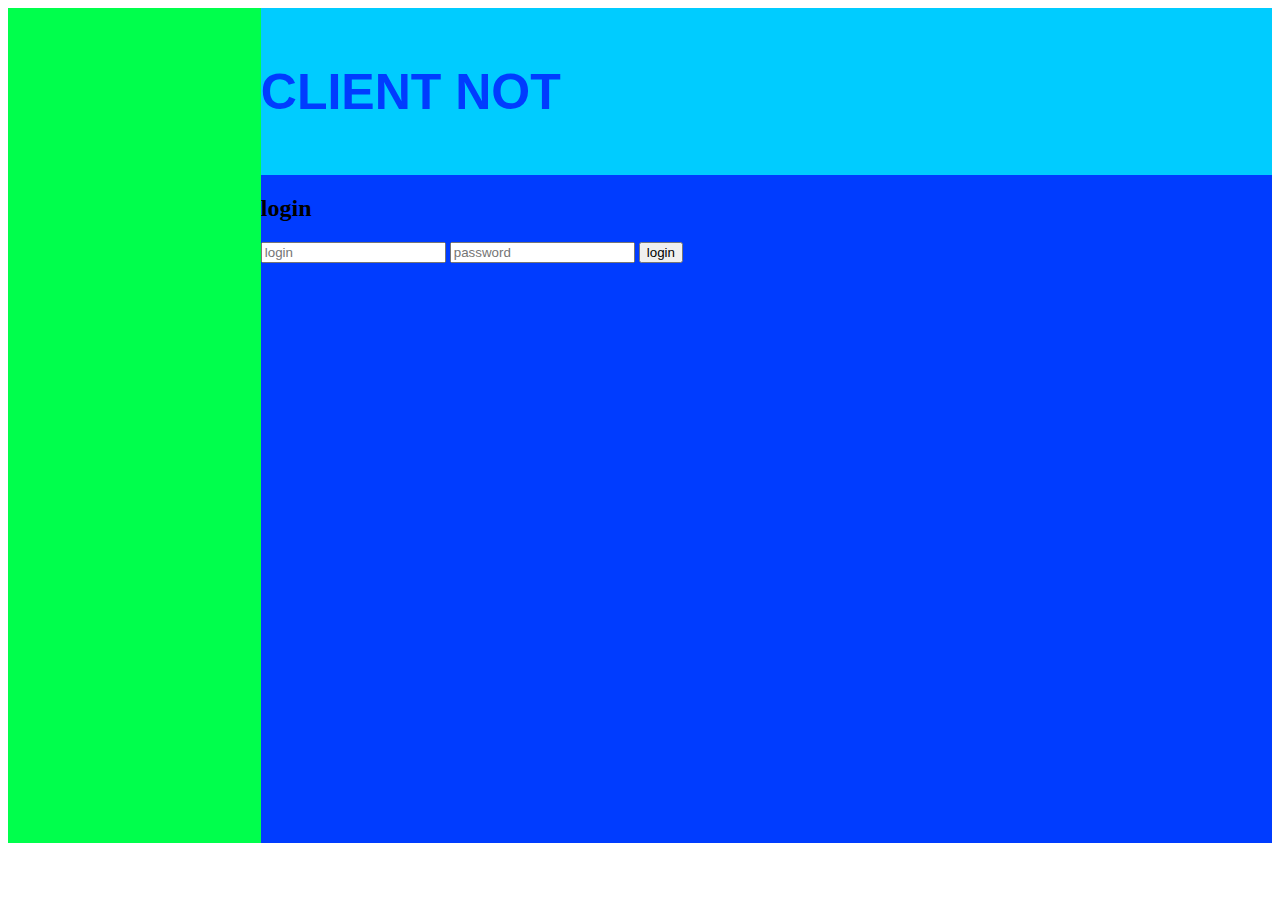
<file: index.html>
<!DOCTYPE html>
<html lang="fr">
<head>
    <meta name="google-site-verification" content="SSxJYKzaVHKQXO5nXT40teB00UKf1R7ED-TDSxBJdsw" />
    <meta charset="UTF-8">
    <meta name="viewport" content="width=device-width, initial-scale=1.0">
    <meta http-equiv="X-UA-Compatible" content="ie=edge">
    <title>ecoleDirect test</title>
    <link rel="stylesheet" href="css/index.css">
    <script  src="js/index.js" type="text/javascript"></script></head>
<body>
    <div class="parent">
        <div class="div1"> 
            <h2>login</h2>
                <form>
                    <input type="text" name="login" id="login" placeholder="login">
                    <input type="password" name="password" id="password" placeholder="password">
                    <input type="button" value="login" onclick="connectToEcoledirecte()">
                </form>
                <div class="error" id="error"></div>
        </div>
        <div class="div2"> <h1 class="header">CLIENT NOT</h1></div>
            
        <div class="div3">
 
        </div>

</body>
</html>
</file>
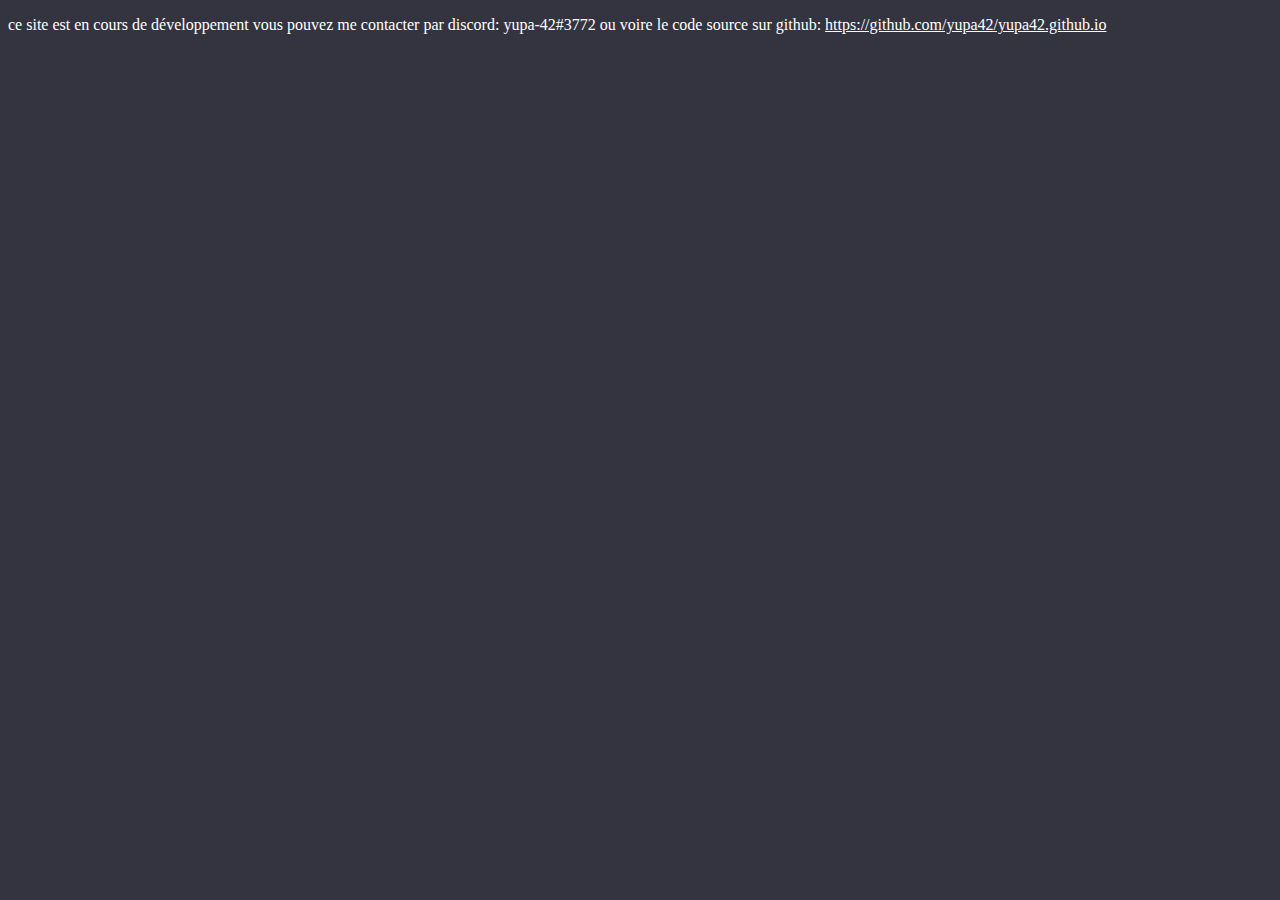
<file: documents.html>
<!DOCTYPE html>
<html lang="fr">
<head>
    <meta charset="UTF-8">
    <meta name="viewport" content="width=device-width, initial-scale=1.0">
    <meta http-equiv="X-UA-Compatible" content="ie=edge">
    <title>ecoleDirect test</title>
    <link rel="stylesheet" href="css/document.css">
    <script  src="js/document.js" type="text/javascript"></script></head>
<body>
    <p style="color: white;">
    ce site est en cours de développement
    vous pouvez me contacter par discord: yupa-42#3772 
    ou voire le code source sur github: <a href="https://github.com/yupa42/yupa42.github.io">https://github.com/yupa42/yupa42.github.io</a>
    </p>
<iframe src="https://www.ecoledirecte.com/" id="iframe" frameborder="0" class="iframe"></iframe>
</file>
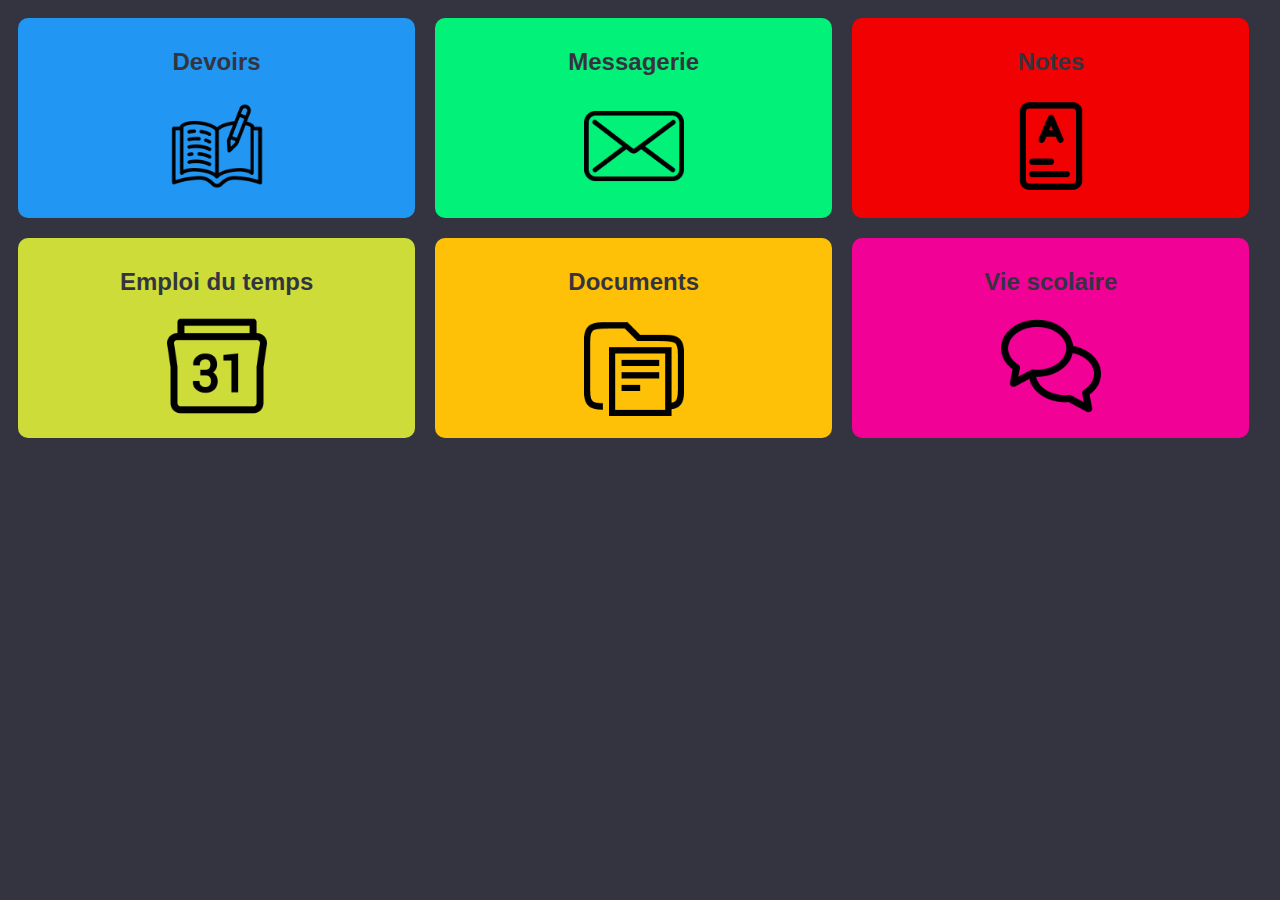
<file: hub.html>
<!DOCTYPE html>
<html lang="fr">
<head>
    <meta charset="UTF-8">
    <meta name="viewport" content="width=device-width, initial-scale=1.0">
    <meta http-equiv="X-UA-Compatible" content="ie=edge">
    <title>ecoleDirect test</title>
    <script src="js/loading.js"></script>

    <link rel="stylesheet" href="css/hub.css">
    <script  src="js/hub.js" type="text/javascript"></script></head>
<body>
    <div class="cardContainer">
        <a href="devoir.html">
        <div class="card" style="background-color:#2196f3;" >
            <div class="notification" id="devoir_nodif" style="display: none;"></div>
            <h2>Devoirs</h2>
            <img class="icon" src="media/icon/devoirs.png" alt="devoirs">
        </div>
        </a>
        <a href="mesage.html">
        <div class="card" style="background-color:rgb(1, 241, 121);">
            <div class="notification" id="message_nodif" style="display: none;"></div>
            <h2>Messagerie</h2>
            <img class="icon" src="media/icon/messagerie.png" alt="messagerie">
        </div>
        </a>
        <a href="note.html">
        <div class="card" style="background-color:rgb(241, 1, 1);">
            <div class="notification" id="note_nodif" style="display: none;"></div>
            <h2>Notes</h2>
            <img class="icon" src="media/icon/note.png" alt="note">
        </div>
        </a>
        <a href="emploiDuTemps.html">
        <div class="card" style="background-color:#cddc39">
            <h2>Emploi du temps</h2>
            <img class="icon" src="media/icon/emploi_du_temps.png" alt="emploi_du_temps">
        </div>
        </a>
        <a href="documents.html">
        <div class="card" style="background-color:#ffc107">
            <h2>Documents</h2>
            <img class="icon" src="media/icon/documents.png" alt="documents">
        </div>
        </a>
        <a href="VieScolaire.html">
        <div class="card" style="background-color:rgb(241, 1, 149)">
            <h2>Vie scolaire</h2>
            <img class="icon" src="media/icon/Vie_scolaire.png" alt="Vie_scolaire">
        </div>
        </a>
    </div>
</div>
</body>
</file>
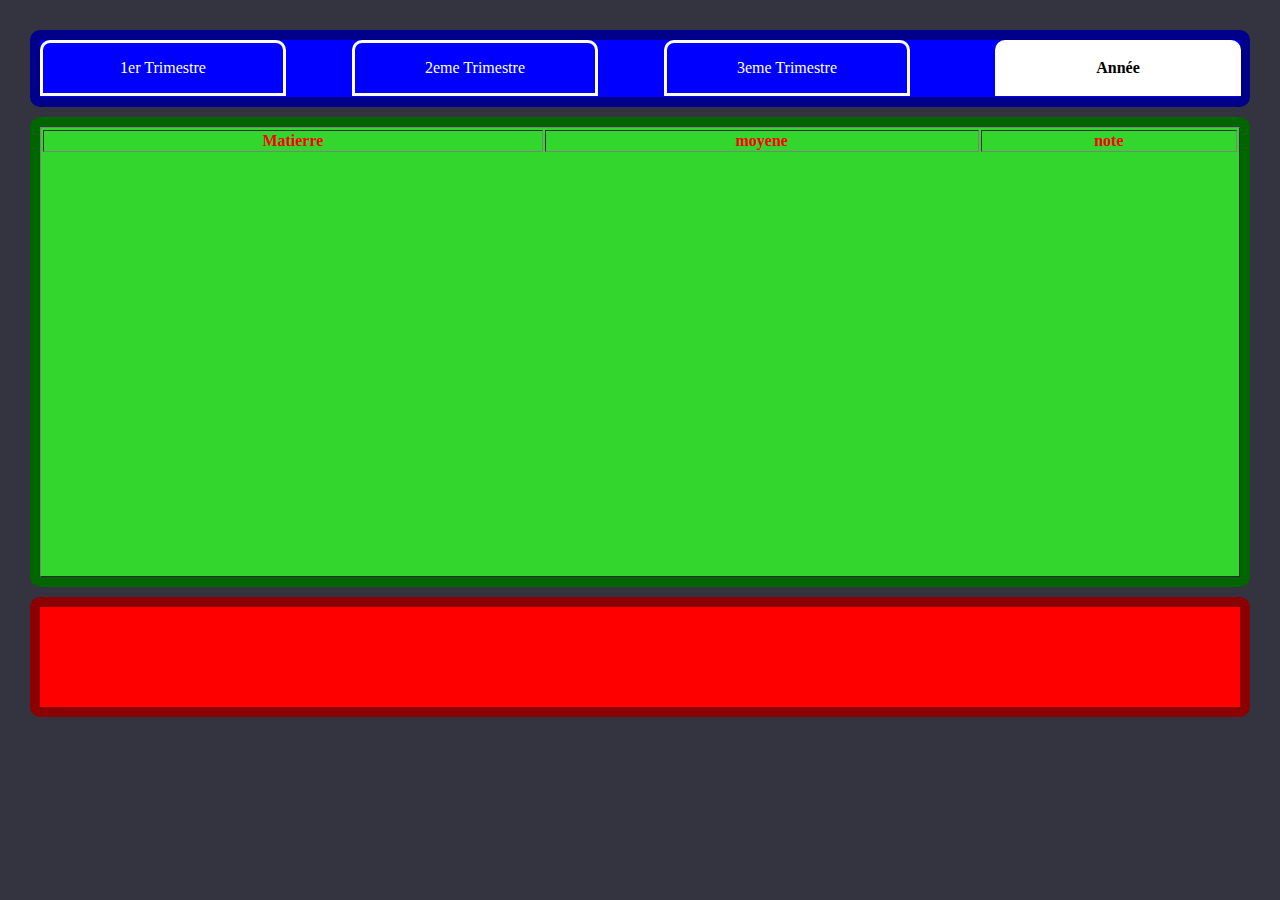
<file: note.html>
<!DOCTYPE html>
<html lang="fr">
<head>
    <meta charset="UTF-8">
    <meta name="viewport" content="width=device-width, initial-scale=1.0">
    <meta http-equiv="X-UA-Compatible" content="ie=edge">
    <title>ecoleDirect test</title>
	<script src="js/loading.js"></script>

    <link rel="stylesheet" href="css/note.css">
    <script  src="js/note.js" type="text/javascript"></script></head>
<body>
<div class="trimestre" id="trimestre">
    <div class="nonActive" onclick="clickScelect(unerTrimestre, TrimestreTableau0, moyenneTrimestreP0)" id="unerTrimestre"><p>1er Trimestre</p></div>
    <div class="nonActive" onclick="clickScelect(deuxemeTrimestre, TrimestreTableau2,moyenneTrimestreP2)" id="deuxemeTrimestre"><p>2eme Trimestre</p></div>
    <div class="nonActive" onclick="clickScelect(troixemeTrimestre, TrimestreTableau4,moyenneTrimestreP4)" id="troixemeTrimestre"><p>3eme Trimestre</p></div>
    <div class="active" onclick="clickScelect(annee, anneeTableau, moyenneTrimestreP6)" id="annee"><p>Année</p></div>
</div>
<div class="note" id="note">
<table class="activeTableau" id="anneeTableau" border="1">
	<thead>
		<tr>
			<th id="Matierre">Matierre</th>
			<th id="moyene">moyene</th>
			<th id="note">note</th>
		</tr>
	</thead>
	<tbody>
	</tbody>
</table>
<table class="nonActiveTableau" id="TrimestreTableau0" border="1">
	<thead>
		<tr>
			<th id="Matierre">Matierre</th>
			<th id="moyene">moyene</th>
			<th id="note">note</th>
		</tr>
	</thead>
	<tbody>
	</tbody>
</table>
<table class="nonActiveTableau" id="TrimestreTableau2" border="1">
	<thead>
		<tr>
			<th id="Matierre">Matierre</th>
			<th id="moyene">moyene</th>
			<th id="note">note</th>
		</tr>
	</thead>
	<tbody>
	</tbody>
</table>
<table class="nonActiveTableau" id="TrimestreTableau4" border="1">
	<thead>
		<tr>
			<th id="Matierre">Matierre</th>
			<th id="moyene">moyene</th>
			<th id="note">note</th>
		</tr>
	</thead>
	<tbody>
	</tbody>
</table>
</div>
<div class="resulta" id="resulta"></div>
</file>
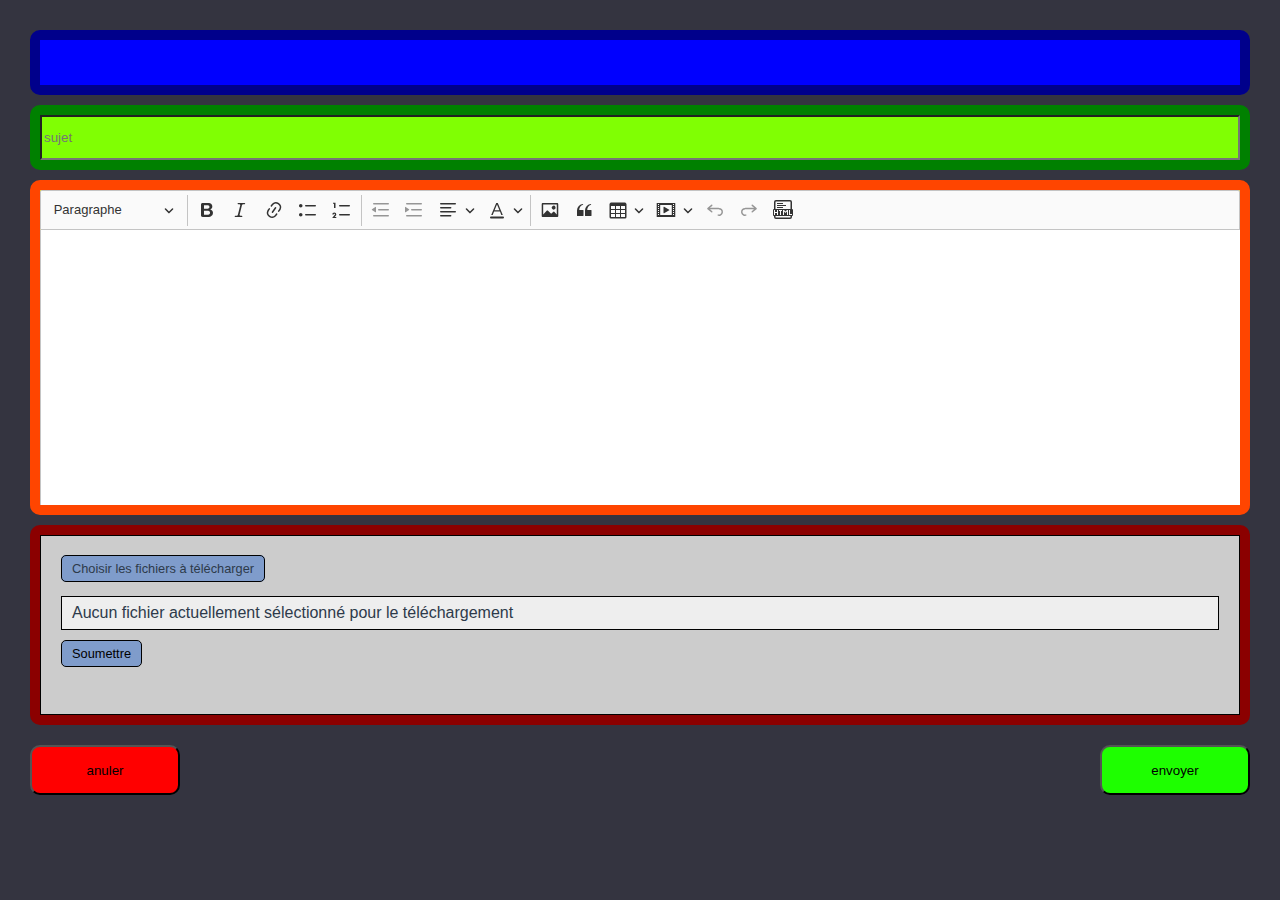
<file: read.html>
<!DOCTYPE html>
<html lang="fr">
<head>
    <meta charset="UTF-8">
    <meta name="viewport" content="width=device-width, initial-scale=1.0">
    <meta http-equiv="X-UA-Compatible" content="ie=edge">
    <title>ecoleDirect test</title>
    <link rel="stylesheet" href="css/read.css">    
    <script  src="js/read.js" type="text/javascript"></script>
    <link rel="stylesheet" type="text/css" href="css/styles.css">
    </head>
    <body>
<div class="destinataire" id="destinataire"></div>
<div class="sujet" id="sujet"><input type="text" id="textSujet" class="textSujet" name="sujet" placeholder="sujet" required="" ></div>
<div class="message" id="mesage"><main style="height: -webkit-fill-available;"><div class="centered" style="height: -webkit-fill-available;"><div class="row row-editor"><div class="editor-container"><div class="editor" onclick="getTexte()" id="editor" ></div></div></div></div></div></main>
<script src="js/ckeditor.js"></script>
<script>ClassicEditor
.create( document.querySelector( '.editor' ), {
licenseKey: '',
} )
.then( editor => {
window.editor = editor;
} )
.catch( error => {
console.error( 'Oops, something went wrong!' );
console.error( 'Please, report the following error on https://github.com/ckeditor/ckeditor5/issues with the build id and the error stack trace:' );
console.warn( 'Build id: 2pphvijt0irs-7ix8rtk7y6r' );
console.error( error );
} );
</script></div></div>
<div class="piecesJointes" id="piecesJointes" ><form class="piecesJointes2">
  <div>
    <label for="image_uploads" class="image_uploads">Choisir les fichiers à télécharger</label>
    <input onclick="file()" type="file" id="imageUploads" class="input" name="image_uploads" multiple>
  </div>
  <div class="preview" id="preview">
    <p class="Ppreview">Aucun fichier actuellement sélectionné pour le téléchargement</p>
  </div>
  <div>
    <button>Soumettre</button>
  </div></div>

<div class="actionBar" id="actionBar"><button id="anuler" onclick="retour()"><p>anuler</p></button><button id="envoyer" onclick="retour()"><p>envoyer</p></button></div>
<div id="loadDiv" ><img src="media/icon/loading.png" id="loading"/></div>
<div id="1"></div>
</file>
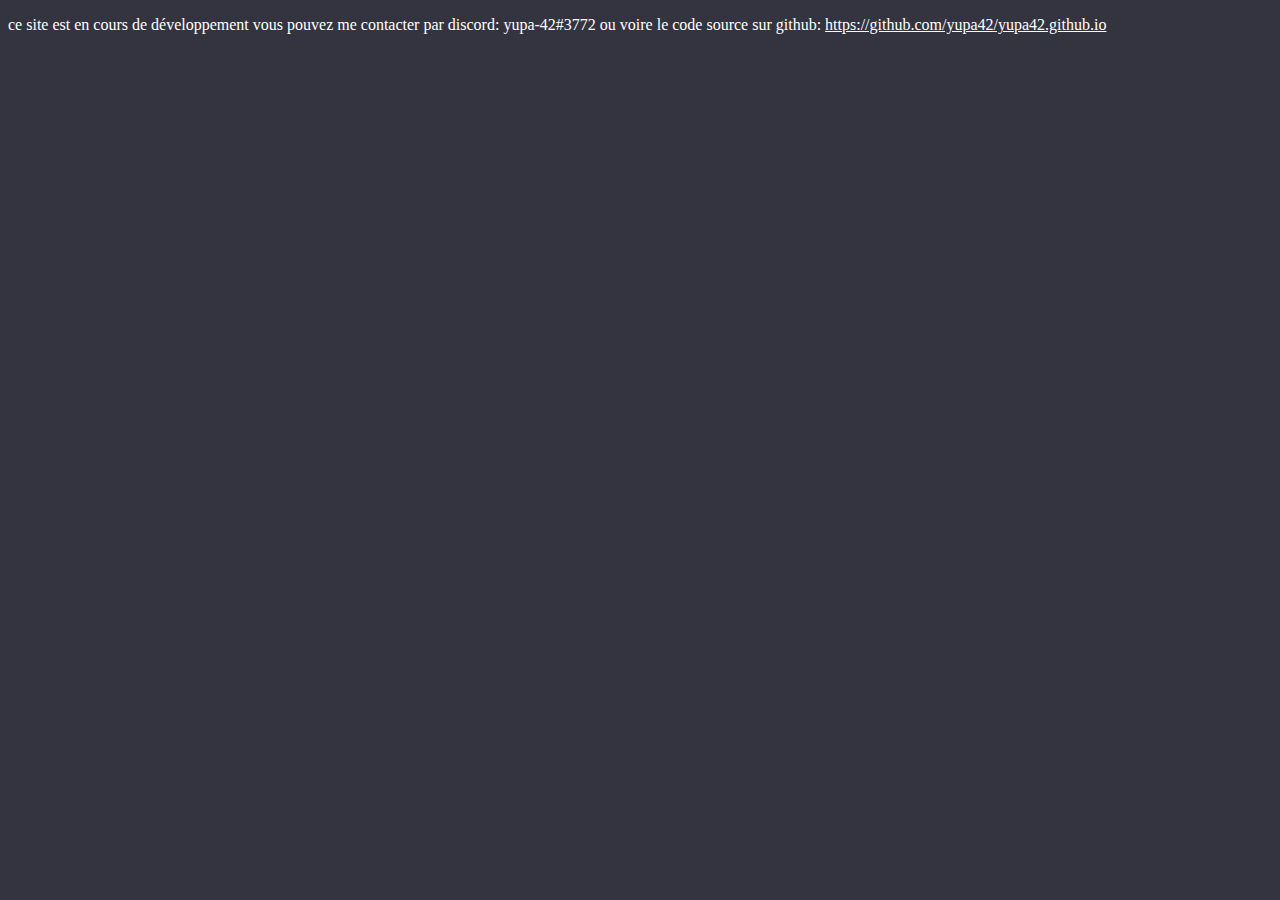
<file: VieScolaire.html>
<!DOCTYPE html>
<html lang="fr">
<head>
    <meta charset="UTF-8">
    <meta name="viewport" content="width=device-width, initial-scale=1.0">
    <meta http-equiv="X-UA-Compatible" content="ie=edge">
    <title>ecoleDirect test</title>
    <link rel="stylesheet" href="css/VieScolaire.css">
    <script  src="js/VieScolaire.js" type="text/javascript"></script></head>
<body>
    <p style="color: white;">
    ce site est en cours de développement
    vous pouvez me contacter par discord: yupa-42#3772 
    ou voire le code source sur github: <a href="https://github.com/yupa42/yupa42.github.io">https://github.com/yupa42/yupa42.github.io</a>
    </p>
<iframe src="https://www.ecoledirecte.com/" id="iframe" frameborder="0" class="iframe"></iframe>
</file>
<file: css/index.css>
.header {
    width: 100%;
    height: 100px;
    display: flex;
    flex-direction: row;
    justify-content: space-between;
    align-items: center;
    color: rgb(0, 60, 255);
    font-size: 50px;
    font-weight: bold;
    font-family: 'Roboto', sans-serif;
}
.parent {
    display: grid;
    grid-template-columns: repeat(5, 1fr);
    grid-template-rows: repeat(5, 1fr);
    grid-column-gap: 0px;
    grid-row-gap: 0px;
    }
    
    .div1 { grid-area: 2 / 2 / 7 / 7;
    background-color: rgb(0, 60, 255);
height: 100%;
width: 100%; }
    .div2 { grid-area: 1 / 2 / 2 / 7;
    background-color: rgb(0, 204, 255);
height: 100%;
width: 100%; }

    .div3 { grid-area: 1 / 1 / 7 / 2; 
    background-color: rgb(0, 255, 76);
height: 100%;
width: 100%; }
</file>
<file: css/document.css>
body {
    background-color: rgb(52,52,64);
 }
.iframe {
    border: none;
    width: 100%;
    height: 500px;
    border-radius: 10px;
    bottom: 0;
}
a {
    color: white;
}
</file>
<file: css/hub.css>
@import url("https://fonts.googleapis.com/css?family=Roboto:400,700");
body {
    font-family: "Segoe UI", Tahoma, Geneva, Verdana, sans-serif;
 }
 * {
    box-sizing: border-box;
 }
 .card {
    color: rgb(52,52,64);
    float: left;
    width: calc(33% - 20px);
    padding: 10px;
    border-radius: 10px;
    margin: 10px;
    height: 200px;
    text-align: center;
    position: relative;
    top:0;
    left: 0;
    transition: 0.5s;
 }
 .card p {
    font-size: 18px;
 }
 .cardContainer:after {
    content: "";
    display: table;
    clear: both;
 }
 body {
    background-color: rgb(52,52,64);

 }

.icon {
    width: 100px;
      height: 100px;
      display: block;
      background-size: cover;
      background-repeat: no-repeat;
      background-position: center;
      margin: 0 auto;
      transition: all 0.3s ease;
}
.notification {
   -webkit-border-radius: 20px;
   -moz-border-radius: 20px;
   border-radius: 20px;
   border: 2px solid #f00;
   width: 30px;
   height: 30px;
   background-color: #ff0000;
   position: absolute;
   top: -11px;
   left: 98%;
   font-size: 10px;
   line-height: 20px;
   font-family: 'Roboto', sans-serif;
   font-weight: 400;
   color: #FFF;
   font-weight: 700;
   }
   
 @media screen and (max-width: 1200px) {
    .card {
       width: 30%;
    }
 }
 
 @media screen and (max-width: 900px) {
    .card {
       width: 45%;
    }
 }
 @media screen and (max-width: 600px) {
    .card {
       width: 95%;
    }
 }


.card:hover {
top:-5px;
left: -5px;
}
</file>
<file: css/note.css>
body {
    background-color: rgb(52,52,64);

 }
.trimestre {
    top: 30px;
    left: 30px;
    right: 30px;
    height: 57px;
    background-color: blue;
    border-radius: 10px;
    position: absolute;
    border-color: darkblue;
    border-width: 10px;
    border-style: solid;
}
.note {
    top: 117px;
    left: 30px;
    right: 30px;
    height: 50%;
    background-color: rgb(50, 214, 44);
    border-radius: 10px;
    position: absolute;
    border-color:darkgreen;
    border-width: 10px;
    border-style: solid;
}
.resulta {
    top: calc(50% + 147px);
    left: 30px;
    right: 30px;
    height: 100px;
    background-color: rgb(255, 0, 0);
    border-radius: 10px;
    position: absolute;
    border-color: darkred;
    border-width: 10px;
    border-style: solid;
}
#unerTrimestre {left: 0%;}
#deuxemeTrimestre {left: 26%;}
#troixemeTrimestre {left: 52%;}
#annee {left: calc( 80% - 5px );}
.nonActive{
    cursor:pointer;
    color: white;
    border-top-right-radius: 10px;
    border-top-left-radius: 10px;
    border-bottom-right-radius: 0px;
    border-bottom-left-radius: 0px;
    border-style: solid;
    height: 50px;
    width: 20%;
    position: absolute;
    text-align: center;
    font-weight: normal;
    transition: 0.5s;

}
.nonActive:hover {
    color: rgb(0, 0, 0);background-color: rgb(255, 255, 255);border-color: white;font-weight: bold;
}
.active {
    border-top-right-radius: 10px;
    border-top-left-radius: 10px;
    border-bottom-right-radius: 0px;
    border-bottom-left-radius: 0px;
    border-style: solid;
    height: 50px;
    width: 20%;
    position: absolute;
    text-align: center;
    transition: 0.5s;
    color: rgb(0, 0, 0);background-color: rgb(255, 255, 255);border-color: white;font-weight: bold;

}
th.titel {text-align: center;font-weight: bold;font-family: cursive;font-size: larger;}

td.discipline {font-weight: bold;}

td.moyenne {font-weight: 900;}

thead {text-align: center;}

td.noteMatierre {text-align: center;}

table {height: -webkit-fill-available;width: -webkit-fill-available;color: red;}


.nonActiveTableau {display: none;position: absolute;}
.activeTableau {display: revert;position: absolute;}
.activeMoyene {display: block;position: absolute;}
.nonActiveMoyene {display: none;position: absolute;}
</file>
<file: css/read.css>
body {
    background-color: rgb(52,52,64);

 }
 #loading {
    animation-iteration-count: infinite;
    animation-name: loadingAnim;
    animation-duration: 4s;
    animation-iteration-count: infinite;
    width: 100px;
    height: 100px;
 }
 #loadDiv {
    position: absolute;
    width: 100px;
    height: 100px;
    border-radius: 100px;
    background-color: rgba(255, 255, 255, 0.432);
    left: 45%;
    top: 50%;
    display: none;
 
 }
.destinataire {
   top: 30px;
   left: 30px;
   right: 30px;
   height: 5%;
   position: absolute;
   background-color: blue;
   border-radius: 10px;
   border-color: darkblue;
   border-width: 10px;
   border-style: solid;
}
.sujet { 
   top: calc( 5% + 60px );
   left: 30px;
   right: 30px;
   height: 5%;
   position: absolute;
   background-color:chartreuse;
   border-radius: 10px;
   border-color:green;
   border-width: 10px;
   border-style: solid;
}
.message {
   top: calc( 10% + 90px );
   left: 30px;
   right: 30px;
   height: 35%;
   position: absolute;
   background-color:gold;
   border-radius: 10px;
   border-color:orangered;
   border-width: 10px;
   border-style: solid;
}
.piecesJointes {
   top: calc( 45% + 120px );
   left: 30px;
   right: 30px;
   height: 20%;
   position: absolute;
   background-color: red;
   border-radius: 10px;
   border-color:darkred;
   border-width: 10px;
   border-style: solid;
}
.textSujet {
   height: -webkit-fill-available;
   width: -webkit-fill-available;
   background-color: rgb(255 255 255 / 1%);
}
.divSujet {
   height: -webkit-fill-available;
   width: -webkit-fill-available;
}
.ta-editor {
   min-height: 300px;
   height: auto;
   overflow: auto;
   font-family: inherit;
   font-size: 100%;
   margin: 20px 0;
}
#holder.hover { border: 10px dashed #0c0 !important; }
html {
   font-family: sans-serif;
 }

 .piecesJointes2 {
   width: -webkit-fill-available;
   height: -webkit-fill-available;
   background: #ccc;
   margin: 0 auto;
   padding: 20px;
   border: 1px solid black;
}

 .piecesJointes2 ol {
   padding-left: 0;
 }

 .piecesJointes2 li {
   background: #eee;
   display: flex;
   justify-content: space-between;
   margin-bottom: 10px;
   list-style-type: none;
   border: 1px solid black;
 }

.Ppreview {
   line-height: 32px;
   padding-left: 10px;
   background: #eee;
   display: flex;
   justify-content: space-between;
   margin-bottom: 10px;
   list-style-type: none;
   border: 1px solid black;
 }
 .Pfile {
   width: 100%;
   padding-left: 10px;
   background: #eee;
   display: flex;
   justify-content: space-between;
   list-style-type: none;
   border: 1px solid black;
 }
 .image_uploads , form button {
   background-color: #7F9CCB;
   padding: 5px 10px;
   border-radius: 5px;
   border: 1px ridge black;
   font-size: 0.8rem;
   height: auto;
 }

 .image_uploads:hover, form button:hover {
   background-color: #2D5BA3;
   color: white;
 }

 .image_uploads:active, form button:active {
   background-color: #0D3F8F;
   color: white;
 }
 .input {
   position: absolute;
   left: 20px;
   opacity: 0;
   
}

#anuler {
   background-color: red;
   border-radius: 10px;
   position:absolute;
   top: calc( 65% + 160px );
   left: 30px;
   height: 50px;
   width: 150px;
   text-size-adjust: 20px;
   text-align: center;
}
#envoyer {
   background-color: rgb(30, 255, 0);
   border-radius: 10px;
   position:absolute;
   top: calc( 65% + 160px );
   right: 30px;
   height: 50px;
   width: 150px;
   text-size-adjust: 20px;
   text-align: center;
}
</file>
<file: css/styles.css>
/**
 * @license Copyright (c) 2014-2022, CKSource Holding sp. z o.o. All rights reserved.
 * This file is licensed under the terms of the MIT License (see LICENSE.md).
 */

:root {
	--ck-sample-base-spacing: 2em;
	--ck-sample-color-white: #fff;
	--ck-sample-color-green: #279863;
	--ck-sample-color-blue: #1a9aef;
	--ck-sample-container-width: 1285px;
	--ck-sample-sidebar-width: 350px;
	--ck-sample-editor-min-height: 400px;
	--ck-sample-editor-z-index: 10;
}

/* --------- EDITOR STYLES  ---------------------------------------------------------------------------------------- */

.editor__editable,
/* Classic build. */
main .ck-editor[role='application'] .ck.ck-content,
/* Decoupled document build. */
.ck.editor__editable[role='textbox'],
.ck.ck-editor__editable[role='textbox'],
/* Inline & Balloon build. */
.ck.editor[role='textbox'] {
	width: 100%;
	background: #fff;
	font-size: 1em;
	line-height: 1.6em;
	min-height: var(--ck-sample-editor-min-height);
	padding: 1.5em 2em;
}

main .ck-editor[role='application'] {
	overflow: auto;
}

.ck.ck-editor__editable {
	background: #fff;
	border: 1px solid hsl(0, 0%, 70%);
	width: 100%;
}

/* Because of sidebar `position: relative`, Edge is overriding the outline of a focused editor. */
.ck.ck-editor__editable {
	position: relative;
	z-index: var(--ck-sample-editor-z-index);
}

.editor-container {
	flex-direction: row;
    flex-wrap: nowrap;
    position: relative;
	width: 100%;
	justify-content: center;
}

/* --------- DECOUPLED (DOCUMENT) BUILD. ---------------------------------------------*/
body[data-editor='DecoupledDocumentEditor'] .document-editor__toolbar {
	width: 100%;
}

body[data-editor='DecoupledDocumentEditor'] .collaboration-demo__editable,
body[data-editor='DecoupledDocumentEditor'] .row-editor .editor {
	/* A pixel is added for each of the border. */
	width: calc(21cm + 2px);
	min-height: calc(29.7cm + 2px);
	/* To avoid having extra scrolls inside the editor container. */
	height: fit-content;
	padding: 2cm 1.2cm;
	margin: 2.5rem;
	border: 1px hsl( 0, 0%, 82.7% ) solid;
	background-color: var(--ck-sample-color-white);
	box-shadow: 0 0 5px hsla( 0, 0%, 0%, .1 );
	box-sizing: border-box;
}

body[data-editor='DecoupledDocumentEditor'] .row-editor {
	display: flex;
	position: relative;
	justify-content: center;
	overflow-y: auto;
	background-color: #f2f2f2;
	border: 1px solid hsl(0, 0%, 77%);
	/* Limit the max-height of the editor to avoid scrolling from bottom to top to see the toolbar. */
	max-height: 700px;
}

body[data-editor='DecoupledDocumentEditor'] .sidebar {
	background: transparent;
	border: 0;
	box-shadow: none;
}

/* --------- COMMENTS & TRACK CHANGES FEATURE ---------------------------------------------------------------------- */
.sidebar {
	padding: 0 15px;
	position: relative;
	min-width: var(--ck-sample-sidebar-width);
	max-width: var(--ck-sample-sidebar-width);
	font-size: 20px;
	border: 1px solid hsl(0, 0%, 77%);
	background: hsl(0, 0%, 98%);
	border-left: 0;
	overflow: hidden;
	min-height: 100%;
	flex-grow: 1;
}

/* Do not inherit styles related to the editable editor content. See line 25.*/
.sidebar .ck-content[role='textbox'],
.ck.ck-annotation-wrapper .ck-content[role='textbox'] {
	min-height: unset;
	width: unset;
	padding: 0;
	background: transparent;
}

.sidebar.narrow {
	min-width: 60px;
	flex-grow: 0;
}

.sidebar.hidden {
	display: none !important;
}

#sidebar-display-toggle {
	position: absolute;
	z-index: 1;
	width: 30px;
	height: 30px;
	text-align: center;
	left: 15px;
	top: 30px;
	border: 0;
	padding: 0;
	color: hsl( 0, 0%, 50% );
	transition: 250ms ease color;
	background-color: transparent;
}

#sidebar-display-toggle:hover {
	color: hsl( 0, 0%, 30% );
	cursor: pointer;
}

#sidebar-display-toggle:focus,
#sidebar-display-toggle:active {
	outline: none;
	border: 1px solid #a9d29d;
}

#sidebar-display-toggle svg {
	fill: currentColor;
}

/* --------- COLLABORATION FEATURES (USERS) ------------------------------------------------------------------------ */
.row-presence {
	width: 100%;
	border: 1px solid hsl(0, 0%, 77%);
	border-bottom: 0;
	background: hsl(0, 0%, 98%);
	padding: var(--ck-spacing-small);

	/* Make `border-bottom` as `box-shadow` to not overlap with the editor border. */
	box-shadow: 0 1px 0 0 hsl(0, 0%, 77%);

	/* Make `z-index` bigger than `.editor` to properly display tooltips. */
	z-index: 20;
}

.ck.ck-presence-list {
    flex: 1;
    padding: 1.25rem .75rem;
}

.presence .ck.ck-presence-list__counter {
	order: 2;
	margin-left: var(--ck-spacing-large)
}

/* --------- REAL TIME COLLABORATION FEATURES (SHARE TOPBAR CONTAINER) --------------------------------------------- */
.collaboration-demo__row {
	display: flex;
	position: relative;
	justify-content: center;
	overflow-y: auto;
	background-color: #f2f2f2;
	border: 1px solid hsl(0, 0%, 77%);
}

body[data-editor='InlineEditor'] .collaboration-demo__row {
	border: 0;
}

.collaboration-demo__container {
	max-width: var(--ck-sample-container-width);
	margin: 0 auto;
	padding: 1.25rem;
}

.presence, .collaboration-demo__row {
	transition: .2s opacity;
}

.collaboration-demo__topbar {
	background: #fff;
	border: 1px solid var(--ck-color-toolbar-border);
    display: flex;
    justify-content: space-between;
    align-items: center;
    border-bottom: 0;
    border-radius: 4px 4px 0 0;
}

.collaboration-demo__topbar .btn {
	margin-right: 1em;
	outline-offset: 2px;
	outline-width: 2px;
	background-color: var( --ck-sample-color-blue );
}

.collaboration-demo__topbar .btn:focus,
.collaboration-demo__topbar .btn:hover {
	border-color: var( --ck-sample-color-blue );
}

.collaboration-demo__share {
	display: flex;
	align-items: center;
	padding: 1.25rem .75rem
}

.collaboration-demo__share-description p {
	margin: 0;
	font-weight: bold;
	font-size: 0.9em;
}

.collaboration-demo__share input {
	height: auto;
	font-size: 0.9em;
	min-width: 220px;
	margin: 0 10px;
	border-radius: 4px;
	border: 1px solid var(--ck-color-toolbar-border)
}

.collaboration-demo__share button,
.collaboration-demo__share input {
	height: 40px;
	padding: 5px 10px;
}

.collaboration-demo__share button {
	position: relative;
}

.collaboration-demo__share button:focus {
	outline: none;
}

.collaboration-demo__share button[data-tooltip]::before,
.collaboration-demo__share button[data-tooltip]::after {
	position: absolute;
    visibility: hidden;
    opacity: 0;
    pointer-events: none;
    transition: all .15s cubic-bezier(.5,1,.25,1);
	z-index: 1;
}

.collaboration-demo__share button[data-tooltip]::before {
	content: attr(data-tooltip);
    padding: 5px 15px;
    border-radius: 3px;
    background: #111;
    color: #fff;
    text-align: center;
    font-size: 11px;
	top: 100%;
    left: 50%;
    margin-top: 5px;
    transform: translateX(-50%);
}

.collaboration-demo__share button[data-tooltip]::after {
    content: '';
	border: 5px solid transparent;
    width: 0;
    font-size: 0;
    line-height: 0;
	top: 100%;
    left: 50%;
    transform: translateX(-50%);
    border-bottom: 5px solid #111;
	border-top: none;
}

.collaboration-demo__share button[data-tooltip]:hover:before,
.collaboration-demo__share button[data-tooltip]:hover:after {
	visibility: visible;
    opacity: 1;
}

.collaboration-demo--ready {
	overflow: visible;
	height: auto;
}

.collaboration-demo--ready .presence,
.collaboration-demo--ready .collaboration-demo__row {
	opacity: 1;
}

/* --------- PAGINATION FEATURE ------------------------------------------------------------------------------------ */

/* Pagination view line must be stacked at least at the same level as the editor,
   otherwise it will be hidden underneath. */
.ck.ck-pagination-view-line {
	z-index: var(--ck-sample-editor-z-index);
}

/* --------- REVISION HISTORY FEATURE ------------------------------------------------------------------------------ */

.revision-viewer-container {
    display: none;
}

.revision-viewer-sidebar {
    position: relative;
    min-width: 310px;
    overflow: hidden;
    background: var(--ck-color-toolbar-background);
    border: 1px solid var(--ck-color-toolbar-border);
    margin-left: -1px;
}

/* A case when Pagination and Revision History features are enabled in the editor. */
/* Move the square with page number from the Pagination plugin to the left side, so that it does not cover the RH sidebar. */
body[data-revision-history='true'] .ck.ck-pagination-view-line::after {
	transform: translateX(-100%) !important;
	left: -1px !important;
	right: unset !important;
}

/* --------- SAMPLE GENERIC STYLES (not related to CKEditor) ------------------------------------------------------- */
body, html {
	padding: 0;
	margin: 0;

	font-family: sans-serif, Arial, Verdana, "Trebuchet MS", "Apple Color Emoji", "Segoe UI Emoji", "Segoe UI Symbol";
	font-size: 16px;
	line-height: 1.5;
}

body {
	height: 100%;
	color: #2D3A4A;
}



a {
	color: #38A5EE;
}

header .centered {
	display: flex;
	flex-flow: row nowrap;
	justify-content: space-between;
	align-items: center;
	min-height: 8em;
}

header h1 a {
	font-size: 20px;
	display: flex;
	align-items: center;
	color: #2D3A4A;
	text-decoration: none;
}

header h1 img {
	display: block;
	height: 64px;
}

header nav ul {
	margin: 0;
	padding: 0;
	list-style-type: none;
}

header nav ul li {
	display: inline-block;
}

header nav ul li + li {
	margin-left: 1em;
}

header nav ul li a {
	font-weight: bold;
	text-decoration: none;
	color: #2D3A4A;
}

header nav ul li a:hover {
	text-decoration: underline;
}

main .message {
	padding: 0 0 var(--ck-sample-base-spacing);
	background: var(--ck-sample-color-green);
	color: var(--ck-sample-color-white);
}

main .message::after {
	content: "";
	z-index: -1;
	display: block;
	height: 10em;
	width: 100%;
	background: var(--ck-sample-color-green);
	position: absolute;
	left: 0;
}

main .message h2 {
	position: relative;
	padding-top: 1em;
	font-size: 2em;
}

.centered {
	/* Hide overlapping comments. */
	overflow: hidden;

}

.row {
	display: flex;
	position: relative;
}

.btn {
	cursor: pointer;
	padding: 8px 16px;
	font-size: 1rem;
	user-select: none;
	border-radius: 4px;
	transition: color .2s ease-in-out,background-color .2s ease-in-out,border-color .2s ease-in-out,opacity .2s ease-in-out;
	background-color: var(--ck-sample-color-button-blue);
	border-color: var(--ck-sample-color-button-blue);
	color: var(--ck-sample-color-white);
	display: inline-block;
}

.btn--tiny {
	padding: 6px 12px;
	font-size: .8rem;
}

footer {
	margin: calc(2*var(--ck-sample-base-spacing)) var(--ck-sample-base-spacing);
	font-size: .8em;
	text-align: center;
	color: rgba(0,0,0,.4);
}

/* --------- RWD --------------------------------------------------------------------------------------------------- */
@media screen and ( max-width: 800px ) {
	:root {
		--ck-sample-base-spacing: 1em;
	}

	header h1 {
		width: 100%;
	}

	header h1 img {
		height: 40px;
	}

	header nav ul {
		text-align: right;
	}

	main .message h2 {
		font-size: 1.5em;
	}
}
</file>
<file: css/VieScolaire.css>
body {
    background-color: rgb(52,52,64);
 }
.iframe {
    border: none;
    width: 100%;
    height: 500px;
    border-radius: 10px;
    bottom: 0;
}
a {
    color: white;
}
</file>
